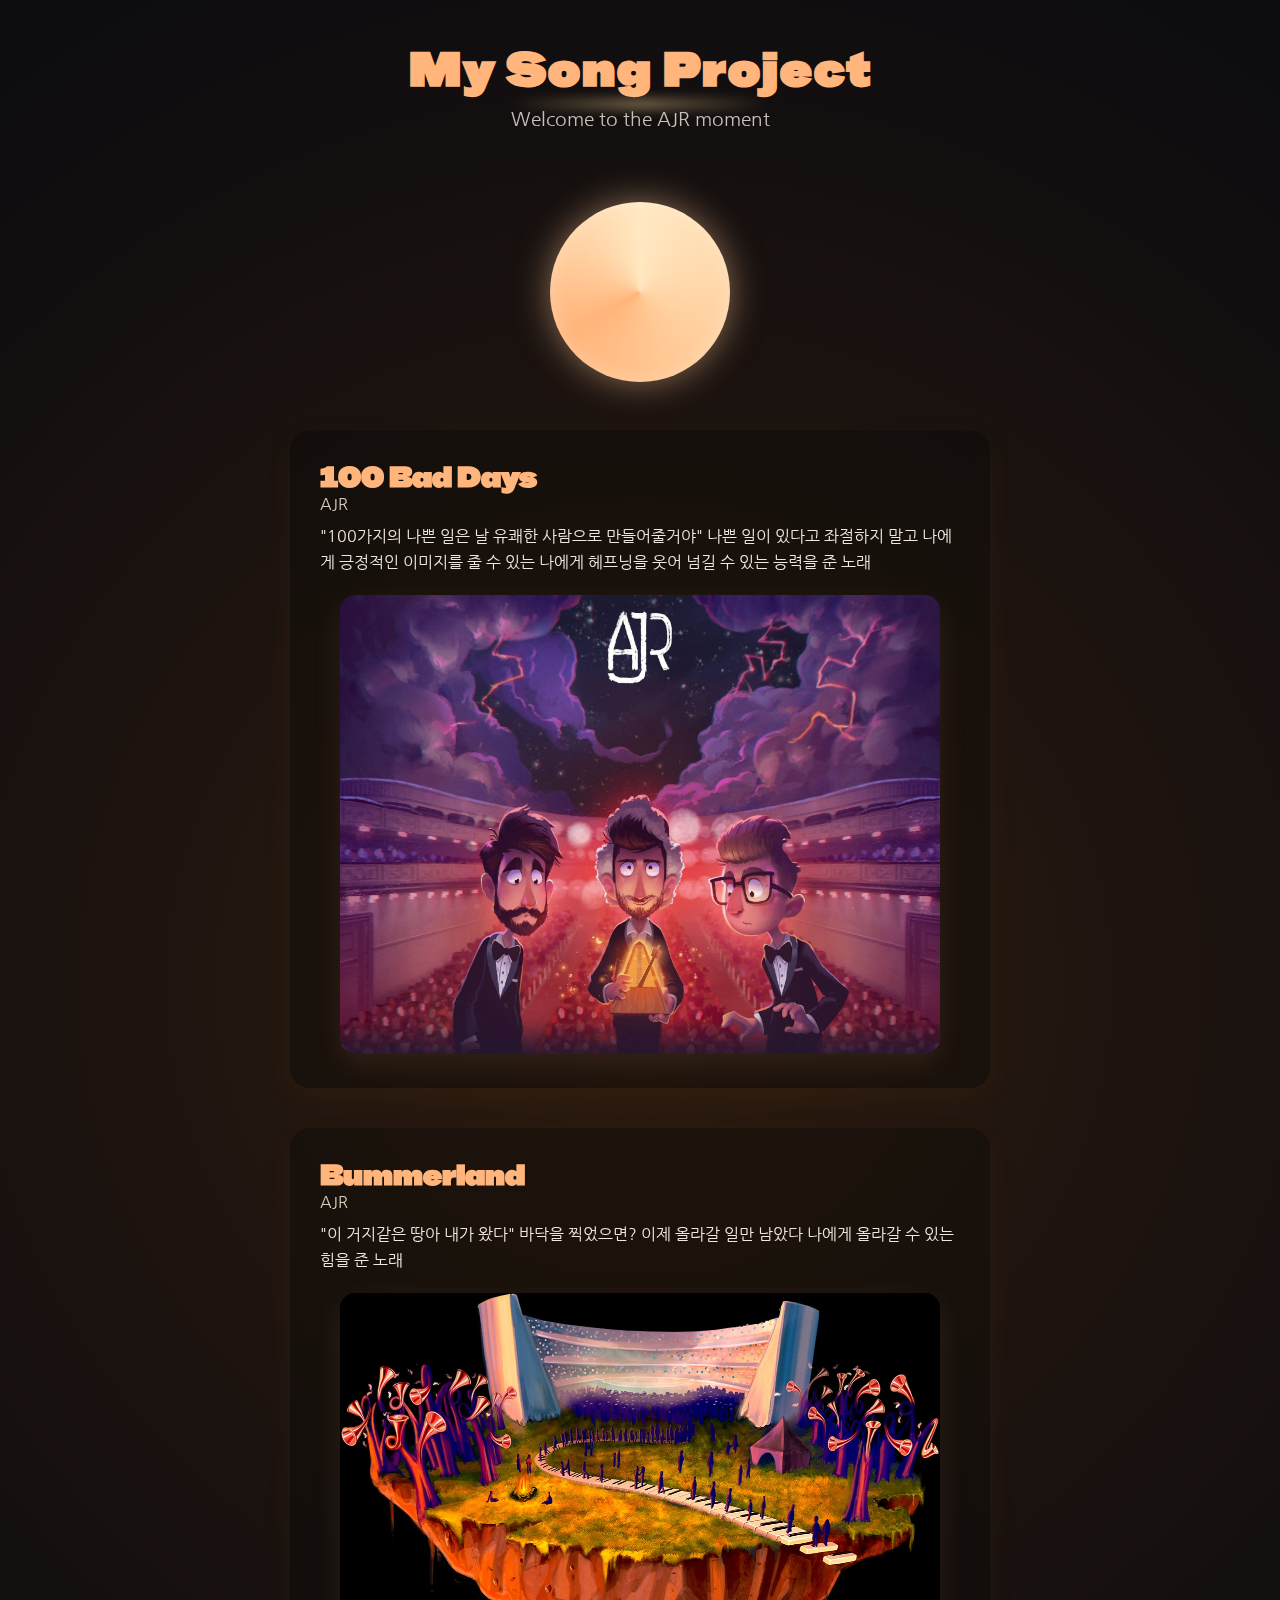
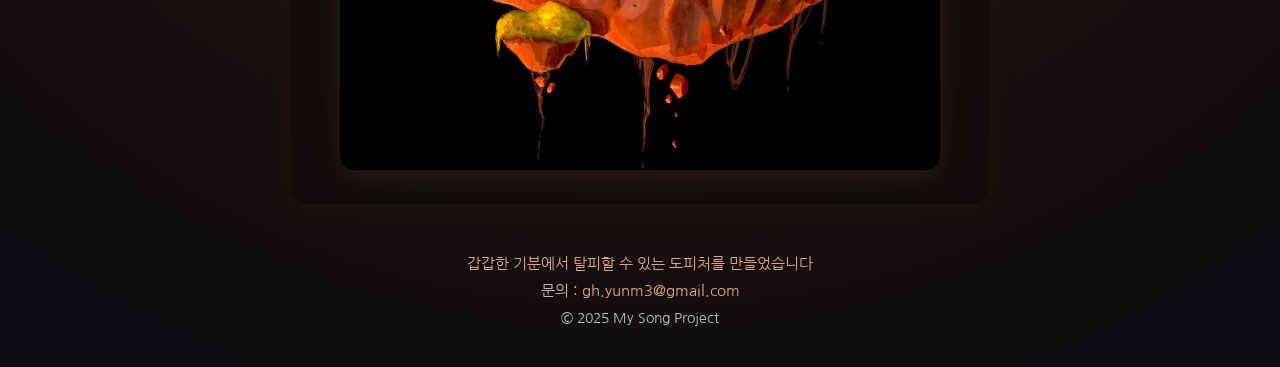
<file: mysongproject/index.html>
<!DOCTYPE html>
<html lang="ko">
<head>
  <meta charset="UTF-8" />
  <meta name="viewport" content="width=device-width, initial-scale=1.0" />
  <title>My Song Project</title>
  <link rel="stylesheet" href="style.css" />

  <!-- ✅ Google Fonts 연동 -->
  <link href="https://fonts.googleapis.com/css2?family=BBH+Sans+Hegarty&family=Nanum+Gothic&display=swap" rel="stylesheet" />
</head>

<body>
  <main id="hero">
    <header class="page-header">
      <h1 class="page-title">My Song Project</h1>
      <p class="intro">Welcome to the AJR moment</p>
    </header>

    <!-- ✅ CD 플레이어 섹션 -->
    <aside class="cd-player">
      <div class="donut-container">
        <div class="donut"></div>
        <div class="tonearm"></div>
      </div>
      
    </aside>

    <!-- 첫 번째 곡 -->
    <section class="track">
      <header class="track-info">
        <h2 class="track-title">100 Bad Days</h2>
        <p class="artist">AJR</p>
      </header>
      <article class="track-description">
        <p>"100가지의 나쁜 일은 날 유쾌한 사람으로 만들어줄거야"
            나쁜 일이 있다고 좌절하지 말고 나에게 긍정적인 이미지를 줄 수 있는
            나에게 헤프닝을 웃어 넘길 수 있는 능력을 준 노래
        </p>
      </article>
      <a href="https://youtu.be/1X9bY0qctw8?si=Kotv2k-SMB64QcHn" target="_blank" class="thumbnail-link">
        <img src="100baddays.jpg" alt="AJR - 100 Bad Days 썸네일" class="thumbnail" />
      </a>
    </section>

    <!-- 두 번째 곡 -->
    <section class="track">
      <header class="track-info">
        <h2 class="track-title">Bummerland</h2>
        <p class="artist">AJR</p>
      </header>
      <article class="track-description">
        <p>"이 거지같은 땅아 내가 왔다"
            바닥을 찍었으면? 이제 올라갈 일만 남았다
            나에게 올라갈 수 있는 힘을 준 노래
        </p>
      </article>
      <a href="https://youtu.be/7Kuwwta_Mms?si=JxwtaDDgdK-em9Q7" target="_blank" class="thumbnail-link">
        <img src="bummerland.jpg" alt="AJR - Bummerland 썸네일" class="thumbnail" />
      </a>
    </section>

       <!-- 푸터 -->
    <footer class="footer">
      <p class="footer-text">갑갑한 기분에서 탈피할 수 있는 도피처를 만들었습니다</p>
      <p class="contact">문의 : <a href="mailto:gh.yunm3@gmail.com">gh.yunm3@gmail.com</a></p>
      <p class="credit">© 2025 My Song Project</p>
    </footer>

  </main>
</body>
</html>
</file>
<file: mysongproject/style.css>
/* =======================
   기본 설정 및 폰트 스타일
======================= */
* {
  margin: 0;
  padding: 0;
  box-sizing: border-box;
}

/* 전체 배경 및 기본 글자체 */
body {
  font-family: 'Nanum Gothic', sans-serif;
  background: radial-gradient(circle at center, #2c1b0f 0%, #0b0b10 100%);
  color: #FFF7EE;
  display: flex;
  flex-direction: column;
  align-items: center;
  padding: 40px 20px;
  min-height: 100vh;
}

/* =======================
   타이틀 + 하이라이트 효과
======================= */
.page-header {
  text-align: center;
  margin-bottom: 70px;
  position: relative;
  animation: fadeIn 1.2s ease-out;
}

/* ✅ 타이틀만 BBH Sans Hegarty */
.page-title {
  font-family: 'BBH Sans Hegarty', sans-serif;
  font-size: 3rem;
  color: #ffb57b;
  letter-spacing: 2px;
  position: relative;
  display: inline-block;
}

/* 은은한 하이라이트 효과 */
.page-title::after {
  content: '';
  position: absolute;
  left: 50%;
  bottom: -10px;
  transform: translateX(-50%);
  width: 80%;
  height: 8px;
  background: radial-gradient(circle, rgba(255, 220, 150, 0.6), transparent 70%);
  filter: blur(6px);
  animation: glow 4s ease-in-out infinite alternate;
}

.intro {
  margin-top: 10px;
  font-size: 1.2rem;
  color: #E6E1DA;
  opacity: 0.85;
}

/* ------------------------------
   CD 플레이어 (도넛형)
------------------------------ */
.cd-player {
  display: flex;
  flex-direction: column;
  align-items: center;
  margin: 3rem 0;
  z-index: 1;
}

/* 도넛 형태의 회전 디스크 */
.donut {
  position: relative;
  width: 180px;
  height: 180px;
  border-radius: 50%;
  background: conic-gradient(from 0deg, #ffe8c2, #ffd1a0, #ffb57b, #ffe8c2);
  box-shadow: 
    0 0 35px rgba(255, 200, 150, 0.5),
    inset 0 0 20px rgba(255, 255, 255, 0.25);
  animation: spin 18s linear infinite;
}

/* 도넛 구멍 (중앙 뚫린 부분) */
.donut::before {
  content: "";
  position: absolute;
  top: 50%;
  left: 50%;
  width: 70px;
  height: 70px;
  background: var(--bg-deep);
  border-radius: 50%;
  transform: translate(-50%, -50%);
}


/* 회전 애니메이션 */
@keyframes spin {
  from { transform: rotate(0deg); }
  to { transform: rotate(360deg); }
}


/* =======================
   곡 정보 섹션
======================= */
.track {
  width: 100%;
  max-width: 700px;
  background-color: rgba(10, 8, 6, 0.35);
  backdrop-filter: blur(6px);
  border-radius: 20px;
  padding: 30px;
  margin-bottom: 40px;
  box-shadow: 0 10px 30px rgba(255, 140, 0, 0.05);
  transition: transform 0.3s ease, box-shadow 0.3s ease;
}

.track:hover {
  transform: translateY(-5px);
  box-shadow: 0 20px 40px rgba(255, 140, 0, 0.1);
}

.track-title {
  font-size: 1.8rem;
  color: #ffb57b;
  font-family: 'BBH Sans Hegarty', sans-serif;
}

.artist {
  font-size: 1rem;
  color: #d8cbb9;
}

.track-description {
  font-size: 1rem;
  color: #f0e8df;
  line-height: 1.6;
  margin-top: 10px;
}

/* 썸네일 */
.thumbnail-link {
  display: block;
  margin-top: 20px;
  text-align: center;
}

.thumbnail {
  width: 100%;
  max-width: 600px;
  border-radius: 15px;
  transition: transform 0.4s ease, box-shadow 0.4s ease;
  box-shadow: 0 10px 30px rgba(255, 181, 123, 0.1);
}

.thumbnail:hover {
  transform: scale(1.03);
  box-shadow: 0 20px 50px rgba(255, 181, 123, 0.25);
}

/* =======================
   푸터
======================= */
.footer {
  text-align: center;
  margin-top: 50px;
  font-size: 0.95rem;
  opacity: 0.9;
  font-family: 'Nanum Gothic', sans-serif;
}

.footer-text {
  color: #ffb57b;
  margin-bottom: 8px;
}

.contact {
  color: #d8cbb9;
  margin-bottom: 10px;
}

.contact a {
  color: #ffb57b;
  text-decoration: none;
}

.contact a:hover {
  text-decoration: underline;
}

.credit {
  font-size: 0.85rem;
  color: #ccc;
}


/* =======================
   애니메이션
======================= */
@keyframes glow {
  0% { opacity: 0.4; }
  50% { opacity: 1; }
  100% { opacity: 0.4; }
}

@keyframes fadeIn {
  from { opacity: 0; transform: translateY(10px); }
  to { opacity: 1; transform: translateY(0); }
}

/* =======================
   반응형
======================= */
@media (max-width: 600px) {
  .page-title {
    font-size: 2.4rem;
  }

  .track {
    padding: 20px;
  }

  .disc-container {
    width: 140px;
    height: 140px;
  }
}
</file>
